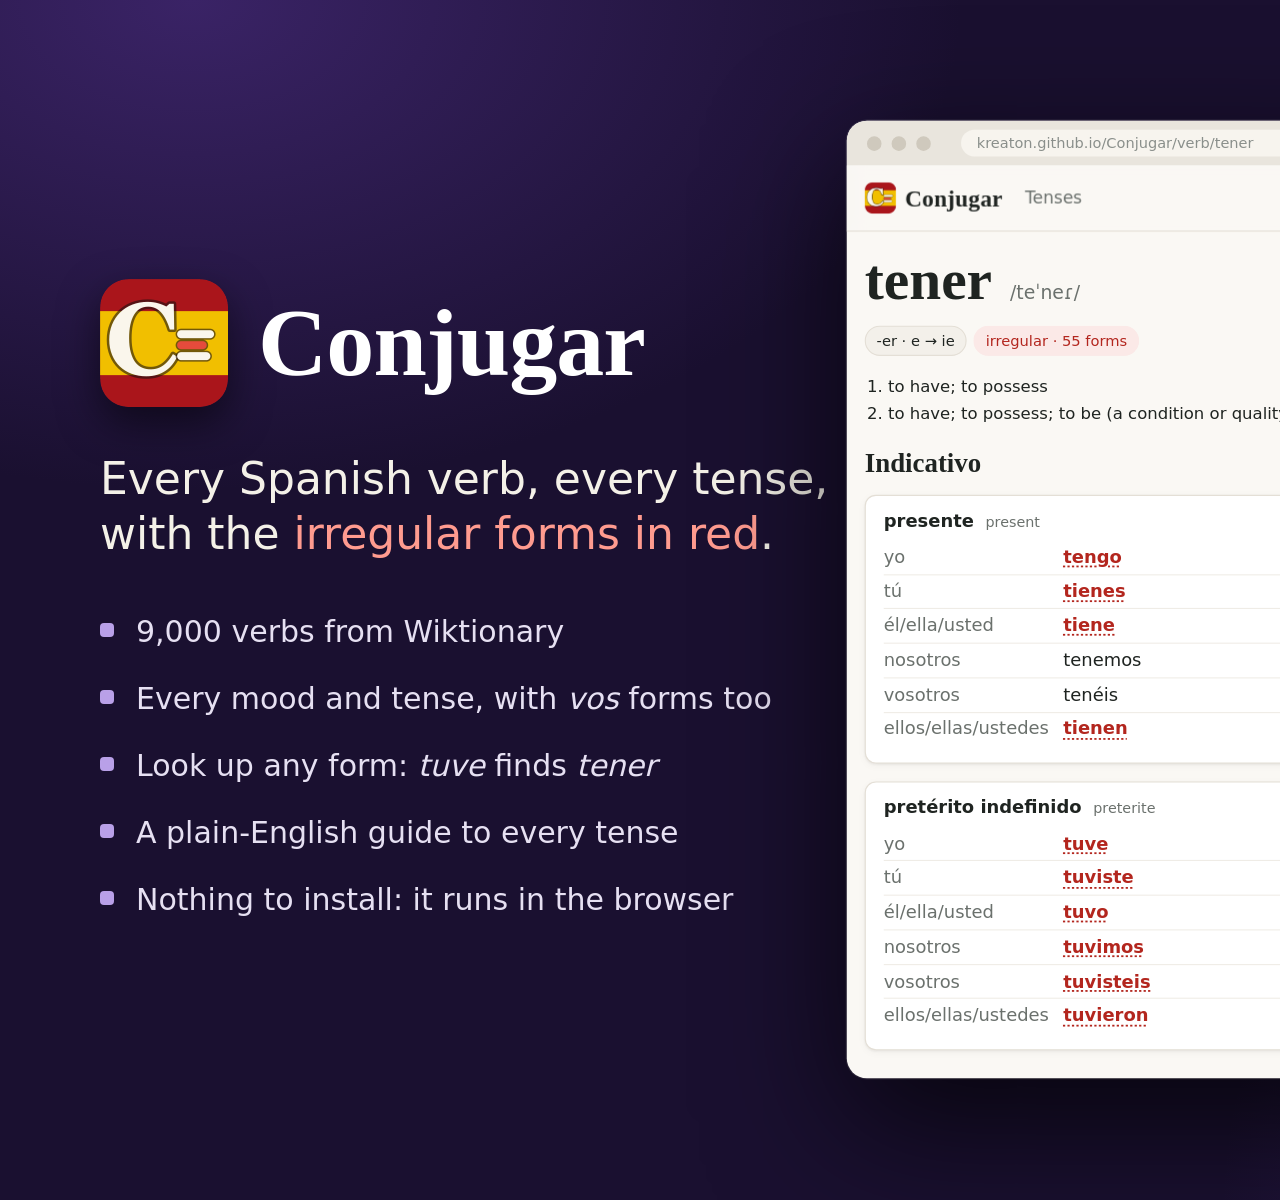
<file: tools/banner.html>
<!DOCTYPE html>
<!--
  The README banner (images/banner.png), 1920x1200. The window shows the app's own markup (a snapshot of
  /verb/tener) styled by its own stylesheet.
  Render it with:  powershell -File tools\make-banner.ps1
-->
<html lang="en">
<head>
<meta charset="utf-8" />
<title>Conjugar banner</title>
<link rel="stylesheet" href="../src/Conjugar/wwwroot/css/app.css" />
<style>
    html, body { width: 1920px; height: 1200px; overflow: hidden; }
    body {
        margin: 0;
        background:
            radial-gradient(1000px 800px at 100% 100%, #7650c055, transparent 70%),
            radial-gradient(1100px 700px at 10% 0%, #3a2366, transparent 70%),
            #1a1030;
        display: flex;
        align-items: center;
        justify-content: space-between;
        padding: 0 110px 0 100px;
        box-sizing: border-box;
        color: #f4f1e8;
    }

    .pitch { max-width: 760px; color: #f4f1e8; }
    .pitch .brand { display: flex; align-items: center; gap: 30px; }
    .pitch .brand img { width: 128px; height: 128px; border-radius: 28px; box-shadow: 0 16px 40px #0008; }
    .pitch .brand h1 { margin: 0; font-family: var(--serif); font-size: 96px; font-weight: 700; letter-spacing: -0.01em; color: #fff; }
    .tagline { margin: 44px 0 0; font-size: 44px; line-height: 1.25; color: #f4f1e8; }
    .tagline em { font-style: normal; color: #ff9b8f; }

    .features { margin: 48px 0 0; padding: 0; list-style: none; display: grid; gap: 22px; }
    .features li { position: relative; padding-left: 36px; font-size: 30px; color: #e6e0f2; }
    .features li::before {
        content: ""; position: absolute; left: 0; top: 14px;
        width: 14px; height: 14px; border-radius: 4px; background: #b9a0e8;
    }

    .window {
        flex: none;
        width: 860px;
        border-radius: 18px;
        overflow: hidden;
        background: var(--bg);
        box-shadow: 0 40px 120px #000b, 0 0 0 1px #ffffff22;
        transform: scale(1.12);
        transform-origin: right center;
    }
    .chrome { height: 40px; display: flex; align-items: center; gap: 9px; padding: 0 18px; background: #e9e5dd; }
    .chrome i { width: 13px; height: 13px; border-radius: 50%; background: #cfc9bd; }
    .chrome span { margin-left: 18px; flex: 1; height: 24px; border-radius: 12px; background: #f7f4ee; font: 13px var(--font); color: #8a8f8b; line-height: 24px; padding-left: 14px; }
    .window { color: var(--text); }
    .window .topbar { position: static; padding: .6rem 16px; }
    .window .page { padding-top: .2rem; padding-bottom: 1.6rem; }
    .window .definitions { white-space: pre-line; font-size: .92rem; }
    .window .cards { grid-template-columns: repeat(2, 1fr); }
    .window .mood h2 { margin-top: 0; }
</style>
</head>
<body>
<section class="pitch">
    <div class="brand">
        <img src="../src/Conjugar/wwwroot/icons/icon-512.png" alt="" />
        <h1>Conjugar</h1>
    </div>
    <p class="tagline">Every Spanish verb, every tense,<br />with the <em>irregular forms in red</em>.</p>
    <ul class="features">
        <li>9,000 verbs from Wiktionary</li>
        <li>Every mood and tense, with <i>vos</i> forms too</li>
        <li>Look up any form: <i>tuve</i> finds <i>tener</i></li>
        <li>A plain-English guide to every tense</li>
        <li>Nothing to install: it runs in the browser</li>
    </ul>
</section>

<div class="window">
<div class="chrome"><i></i><i></i><i></i><span>kreaton.github.io/Conjugar/verb/tener</span></div>
<header class="topbar"><a class="brand" href=""><img src="../src/Conjugar/wwwroot/icons/icon-192.png" width="28" height="28" alt="">
        <span>Conjugar</span></a>
    <nav class="nav"><a href="" class="nav-link">Tenses</a></nav><div class="search compact"><input type="search" placeholder="Search verb…"></div></header>
<main class="page"><article class="verb">
<header class="verb-head"><div class="title-row"><h1 lang="es">tener</h1><span class="ipa">/teˈneɾ/</span></div><div class="badges"><span class="badge">-er · e → ie</span><span class="badge irr">irregular · 55 forms</span></div></header>
<ol class="definitions"><li>to have; to possess</li><li>to have; to possess; to be (a condition or quality)</li></ol>
<section class="mood"><h2><a href="">Indicativo</a></h2>
<div class="cards">
<div class="card"><h3><a href="">presente</a> <small>present</small></h3>
<table><tr><th scope="row">yo</th><td lang="es"><span class="irr">tengo</span></td></tr><tr><th scope="row">tú</th><td lang="es"><span class="irr">tienes</span></td></tr><tr><th scope="row">él/ella/usted</th><td lang="es"><span class="irr">tiene</span></td></tr><tr><th scope="row">nosotros</th><td lang="es"><span>tenemos</span></td></tr><tr><th scope="row">vosotros</th><td lang="es"><span>tenéis</span></td></tr><tr><th scope="row">ellos/ellas/ustedes</th><td lang="es"><span class="irr">tienen</span></td></tr></table></div>
<div class="card compound"><h3><a href="">pretérito perfecto</a> <small>present perfect</small></h3>
<table><tr><th scope="row">yo</th><td lang="es"><span>he </span><span>tenido</span></td></tr><tr><th scope="row">tú</th><td lang="es"><span>has </span><span>tenido</span></td></tr><tr><th scope="row">él/ella/usted</th><td lang="es"><span>ha </span><span>tenido</span></td></tr><tr><th scope="row">nosotros</th><td lang="es"><span>hemos </span><span>tenido</span></td></tr><tr><th scope="row">vosotros</th><td lang="es"><span>habéis </span><span>tenido</span></td></tr><tr><th scope="row">ellos/ellas/ustedes</th><td lang="es"><span>han </span><span>tenido</span></td></tr></table></div>
<div class="card"><h3><a href="">pretérito indefinido</a> <small>preterite</small></h3>
<table><tr><th scope="row">yo</th><td lang="es"><span class="irr">tuve</span></td></tr><tr><th scope="row">tú</th><td lang="es"><span class="irr">tuviste</span></td></tr><tr><th scope="row">él/ella/usted</th><td lang="es"><span class="irr">tuvo</span></td></tr><tr><th scope="row">nosotros</th><td lang="es"><span class="irr">tuvimos</span></td></tr><tr><th scope="row">vosotros</th><td lang="es"><span class="irr">tuvisteis</span></td></tr><tr><th scope="row">ellos/ellas/ustedes</th><td lang="es"><span class="irr">tuvieron</span></td></tr></table></div>
<div class="card"><h3><a href="">pretérito imperfecto</a> <small>imperfect</small></h3>
<table><tr><th scope="row">yo</th><td lang="es"><span>tenía</span></td></tr><tr><th scope="row">tú</th><td lang="es"><span>tenías</span></td></tr><tr><th scope="row">él/ella/usted</th><td lang="es"><span>tenía</span></td></tr><tr><th scope="row">nosotros</th><td lang="es"><span>teníamos</span></td></tr><tr><th scope="row">vosotros</th><td lang="es"><span>teníais</span></td></tr><tr><th scope="row">ellos/ellas/ustedes</th><td lang="es"><span>tenían</span></td></tr></table></div>
</div></section>
</article></main>
</div>
</body>
</html>
</file>
<file: src/Conjugar/wwwroot/css/app.css>
:root {
    --bg: #faf8f4;
    --surface: #ffffff;
    --surface-2: #f3f0ea;
    --text: #1f2421;
    --muted: #6b716d;
    --border: #e4dfd6;
    --accent: #5b3a9c;
    --accent-soft: #ece6f6;
    --irr: #b3261e;
    --irr-soft: #fbe9e7;
    --warn-bg: #fff6dc;
    --warn-border: #edd28a;
    --shadow: 0 1px 2px rgba(31, 36, 33, .06), 0 2px 8px rgba(31, 36, 33, .04);
    --radius: 10px;
    --font: "Segoe UI", system-ui, -apple-system, Roboto, "Helvetica Neue", Arial, sans-serif;
    --serif: Georgia, "Iowan Old Style", "Times New Roman", serif;
    color-scheme: light;
}

@media (prefers-color-scheme: dark) {
    :root {
        --bg: #141816;
        --surface: #1c211e;
        --surface-2: #232925;
        --text: #e6e9e7;
        --muted: #98a09b;
        --border: #313934;
        --accent: #b9a0e8;
        --accent-soft: #2a2338;
        --irr: #ff8a80;
        --irr-soft: #3b2120;
        --warn-bg: #3a3220;
        --warn-border: #6b5a2a;
        --shadow: none;
        color-scheme: dark;
    }
}

* { box-sizing: border-box; }

html, body {
    margin: 0;
    background: var(--bg);
    color: var(--text);
    font-family: var(--font);
    font-size: 16px;
    line-height: 1.5;
}

a { color: var(--accent); text-decoration: none; }
a:hover { text-decoration: underline; }

h1, h2, h3 { line-height: 1.2; }
h1:focus { outline: none; }

/* ---------- top bar ---------- */

.topbar {
    position: sticky;
    top: 0;
    z-index: 20;
    display: flex;
    align-items: center;
    gap: 1.25rem;
    padding: .6rem max(16px, calc((100vw - 1180px) / 2));
    background: color-mix(in srgb, var(--bg) 88%, transparent);
    backdrop-filter: blur(8px);
    border-bottom: 1px solid var(--border);
}

.brand {
    display: flex;
    align-items: center;
    gap: .5rem;
    font-family: var(--serif);
    font-size: 1.3rem;
    font-weight: 700;
    color: var(--text);
    letter-spacing: .01em;
}
.brand:hover { text-decoration: none; }
.brand img { border-radius: 7px; }

.nav-link { color: var(--muted); font-size: .95rem; white-space: nowrap; }
.nav-link:hover, .nav-link.active { color: var(--accent); }

.page {
    max-width: 1180px;
    margin: 0 auto;
    padding: 1.5rem 16px 3rem;
    min-height: 70vh;
}

.footer {
    max-width: 1180px;
    margin: 0 auto;
    padding: 1.5rem 16px 2.5rem;
    color: var(--muted);
    font-size: .85rem;
    border-top: 1px solid var(--border);
}
.footer p { margin: 0 0 .4rem; }

/* ---------- search ---------- */

.search { position: relative; width: 100%; max-width: 560px; }
.search.compact { max-width: 340px; margin-left: auto; }

.search input {
    width: 100%;
    font: inherit;
    font-size: 1.1rem;
    padding: .8rem 1rem;
    border: 1px solid var(--border);
    border-radius: var(--radius);
    background: var(--surface);
    color: var(--text);
    box-shadow: var(--shadow);
    outline: none;
}
.search.compact input { font-size: .95rem; padding: .45rem .75rem; box-shadow: none; }
.search input:focus { border-color: var(--accent); box-shadow: 0 0 0 3px var(--accent-soft); }

.suggestions {
    position: absolute;
    left: 0;
    right: 0;
    top: calc(100% + 4px);
    margin: 0;
    padding: .3rem;
    list-style: none;
    background: var(--surface);
    border: 1px solid var(--border);
    border-radius: var(--radius);
    box-shadow: 0 8px 24px rgba(0, 0, 0, .12);
    max-height: 60vh;
    overflow-y: auto;
}
.suggestions li {
    display: flex;
    align-items: baseline;
    gap: .6rem;
    padding: .4rem .6rem;
    border-radius: 6px;
    cursor: pointer;
}
.suggestions li.selected, .suggestions li:hover { background: var(--accent-soft); }
.suggestions .inf { font-weight: 600; }
.suggestions .hint { color: var(--muted); font-size: .85rem; }
.suggestions .group-label {
    cursor: default;
    color: var(--muted);
    font-size: .75rem;
    text-transform: uppercase;
    letter-spacing: .06em;
    padding-top: .6rem;
}
.suggestions .group-label:hover { background: none; }

.tag { font-size: .72rem; padding: .05rem .4rem; border-radius: 999px; margin-left: auto; }
.tag.irr { color: var(--irr); background: var(--irr-soft); }
.tag.muted { color: var(--muted); background: var(--surface-2); }

/* ---------- home ---------- */

.hero { padding: 2.5rem 0 1.5rem; }
.hero h1 { font-family: var(--serif); font-size: clamp(2rem, 5vw, 3rem); margin: 0 0 .6rem; }
.lede { color: var(--muted); max-width: 640px; margin: 0 0 1.4rem; font-size: 1.05rem; }
.hero-links { display: flex; flex-wrap: wrap; gap: .5rem 1.5rem; margin-top: .8rem; }
.link-button {
    background: none;
    border: 0;
    padding: 0;
    font: inherit;
    color: var(--accent);
    cursor: pointer;
}
.link-button:hover { text-decoration: underline; }

.quick h2, .extras h2 {
    font-size: .8rem;
    text-transform: uppercase;
    letter-spacing: .08em;
    color: var(--muted);
    margin: 2rem 0 .7rem;
}

.chips { display: flex; flex-wrap: wrap; gap: .45rem; }
.chip {
    display: inline-block;
    padding: .3rem .75rem;
    background: var(--surface);
    border: 1px solid var(--border);
    border-radius: 999px;
    color: var(--text);
    font-size: .95rem;
}
a.chip:hover { border-color: var(--accent); color: var(--accent); text-decoration: none; }
.chip small { color: var(--muted); margin-left: .2rem; }
.chip.plain { color: var(--muted); }

/* ---------- verb page ---------- */

.verb-head { margin: .5rem 0 1rem; }
.title-row { display: flex; align-items: baseline; flex-wrap: wrap; gap: .4rem 1rem; }
.verb-head h1 { font-family: var(--serif); font-size: clamp(2.2rem, 6vw, 3.2rem); margin: 0; }
.ipa { color: var(--muted); font-size: 1.05rem; }
.headword { color: var(--muted); margin: .2rem 0 0; font-style: italic; }

.badges { display: flex; flex-wrap: wrap; gap: .4rem; margin-top: .7rem; }
.badge {
    font-size: .82rem;
    padding: .15rem .6rem;
    border-radius: 999px;
    background: var(--surface-2);
    border: 1px solid var(--border);
}
.badge.irr { color: var(--irr); background: var(--irr-soft); border-color: transparent; }
.badge.reg { color: var(--accent); background: var(--accent-soft); border-color: transparent; }

.definitions { margin: 1rem 0 1.25rem; padding-left: 1.3rem; max-width: 760px; }
.definitions li { margin: .15rem 0; }

.notice {
    padding: .75rem 1rem;
    border-radius: var(--radius);
    background: var(--surface-2);
    border: 1px solid var(--border);
    margin: 1rem 0;
}
.notice.warn { background: var(--warn-bg); border-color: var(--warn-border); }
.notice.error { background: var(--irr-soft); border-color: var(--irr); }

.toolbar {
    display: flex;
    flex-wrap: wrap;
    align-items: center;
    gap: .5rem 1.25rem;
    padding: .6rem 0;
    margin: .5rem 0 1rem;
    border-top: 1px solid var(--border);
    border-bottom: 1px solid var(--border);
    font-size: .9rem;
}
.toolbar label { display: inline-flex; align-items: center; gap: .35rem; cursor: pointer; }
.toolbar input { accent-color: var(--accent); }
.legend { color: var(--muted); margin-left: auto; }

.irr {
    color: var(--irr);
    font-weight: 600;
    text-decoration: underline dotted;
    text-underline-offset: 3px;
}
.badge.irr, .tag.irr { font-weight: 400; text-decoration: none; }
.definitions + .more { margin: -.6rem 0 1.25rem 1.3rem; font-size: .9rem; }
.none { color: var(--muted); }
.variant { color: var(--muted); font-size: .9em; }
.variant .sep { margin: 0 .3rem; opacity: .6; }
.variant .note { font-size: .78em; font-style: italic; margin-left: .2rem; }

.nonfinite {
    display: grid;
    grid-template-columns: repeat(auto-fill, minmax(220px, 1fr));
    gap: .5rem 1.5rem;
    margin-bottom: .5rem;
}
.nf { padding: .4rem 0; border-bottom: 1px dashed var(--border); }
.nf-label { display: block; font-size: .75rem; text-transform: uppercase; letter-spacing: .06em; color: var(--muted); }

/* Headings link to the guide: look like headings, reveal the link on hover. */
.nf-label:hover, .mood h2 a:hover, .card h3 a:hover { color: var(--accent); text-decoration: underline dotted; text-underline-offset: 3px; }
.mood h2 a, .card h3 a { color: inherit; }
.nf-value { font-size: 1.05rem; }

.aux-note { color: var(--muted); font-size: .9rem; margin: .5rem 0 0; }

.mood h2 {
    font-family: var(--serif);
    font-size: 1.5rem;
    margin: 2rem 0 .8rem;
}

.cards {
    display: grid;
    grid-template-columns: repeat(auto-fill, minmax(255px, 1fr));
    gap: 1rem;
}

.card {
    background: var(--surface);
    border: 1px solid var(--border);
    border-radius: var(--radius);
    padding: .8rem 1rem .9rem;
    box-shadow: var(--shadow);
}
.card.compound { background: var(--surface-2); box-shadow: none; }
.card h3 { font-size: 1rem; margin: 0 0 .5rem; }
.card h3 small { font-weight: 400; color: var(--muted); font-size: .8rem; margin-left: .3rem; }

.card table { border-collapse: collapse; width: 100%; }
.card th {
    text-align: left;
    font-weight: 400;
    color: var(--muted);
    white-space: nowrap;
    padding: .18rem .8rem .18rem 0;
    vertical-align: baseline;
    width: 1%;
}
.card td { padding: .18rem 0; vertical-align: baseline; }
.card tr + tr th, .card tr + tr td { border-top: 1px solid color-mix(in srgb, var(--border) 60%, transparent); }
.footnote { font-size: .85rem; color: var(--muted); margin: .5rem 0 0; }

.extras { margin-top: 2rem; max-width: 760px; }
.extras p { margin: .3rem 0; }
.source { margin-top: 1rem !important; }

/* ---------- loading ---------- */

.db-loading { text-align: center; padding: 18vh 0; color: var(--muted); }
.spinner {
    width: 36px;
    height: 36px;
    margin: 0 auto 1rem;
    border: 3px solid var(--border);
    border-top-color: var(--accent);
    border-radius: 50%;
    animation: spin .8s linear infinite;
}
@keyframes spin { to { transform: rotate(360deg); } }

.loading-progress {
    position: absolute;
    display: block;
    width: 6rem;
    height: 6rem;
    inset: 20vh 0 auto 0;
    margin: 0 auto;
}
.loading-progress circle {
    fill: none;
    stroke: var(--border);
    stroke-width: .5rem;
    transform-origin: 50% 50%;
    transform: rotate(-90deg);
}
.loading-progress circle:last-child {
    stroke: var(--accent);
    stroke-dasharray: calc(3.141 * var(--blazor-load-percentage, 0%) * 0.8), 500%;
    transition: stroke-dasharray .05s ease-in-out;
}
.loading-progress-text {
    position: absolute;
    text-align: center;
    color: var(--muted);
    inset: calc(20vh + 2.4rem) 0 auto .2rem;
}
.loading-progress-text:after { content: var(--blazor-load-percentage-text, "Loading"); }

#blazor-error-ui {
    background: var(--warn-bg);
    color: var(--text);
    bottom: 0;
    box-shadow: 0 -1px 2px rgba(0, 0, 0, .2);
    display: none;
    left: 0;
    padding: .6rem 1.25rem .7rem;
    position: fixed;
    width: 100%;
    z-index: 1000;
}
#blazor-error-ui .dismiss { cursor: pointer; position: absolute; right: .75rem; top: .5rem; }

.blazor-error-boundary { background: var(--irr); padding: 1rem; color: white; }
.blazor-error-boundary::after { content: "An error has occurred."; }

/* ---------- guide ---------- */

.guide { max-width: 860px; }
.guide-head h1 { font-family: var(--serif); font-size: clamp(2rem, 5vw, 2.8rem); margin: .5rem 0 .6rem; }
[id] { scroll-margin-top: 4.5rem; }

.toc { display: flex; flex-wrap: wrap; gap: .4rem; margin: 1rem 0 0; }
.toc a {
    padding: .25rem .7rem;
    border: 1px solid var(--border);
    border-radius: 999px;
    background: var(--surface);
    color: var(--text);
    font-size: .9rem;
}
.toc a:hover { border-color: var(--accent); color: var(--accent); text-decoration: none; }

.guide-section { margin-top: 2.5rem; }
.guide-section h2 { font-family: var(--serif); font-size: 1.7rem; margin: 0 0 .5rem; }
.guide-section h2 small, .tense-guide h3 small { font-family: var(--font); font-weight: 400; color: var(--muted); font-size: .9rem; margin-left: .4rem; }
.mood-intro { color: var(--muted); margin: 0 0 1rem; }

.facts dt { font-weight: 600; margin-top: 1rem; }
.facts dd { margin: .2rem 0 0; }

.tense-guide {
    background: var(--surface);
    border: 1px solid var(--border);
    border-radius: var(--radius);
    padding: 1rem 1.2rem;
    margin: 1rem 0;
    box-shadow: var(--shadow);
}
.tense-guide.compound { background: var(--surface-2); box-shadow: none; }
.tense-guide h3 { font-size: 1.15rem; margin: 0 0 .5rem; }
.tense-guide p { margin: .4rem 0; }

.endings { border-collapse: collapse; margin: .6rem 0; font-size: .95rem; }
.endings th, .endings td { padding: .2rem 1.2rem .2rem 0; text-align: left; }
.endings thead th { color: var(--muted); font-weight: 400; font-style: italic; border-bottom: 1px solid var(--border); }
.endings tbody th { color: var(--muted); font-weight: 400; }
.endings b { color: var(--accent); }

.examples { margin: .6rem 0 0; padding-left: 1.1rem; }
.examples li { margin: .2rem 0; }
.examples .en { color: var(--muted); }
.examples .en::before { content: "— "; }
.see { font-size: .9rem; color: var(--muted); }
.see .comma:last-child { display: none; }

@media (max-width: 640px) {
    .brand span { display: none; }
    .topbar { gap: .75rem; }
    .search.compact { max-width: none; }
    .legend { margin-left: 0; }
    .cards { grid-template-columns: 1fr; }
}
</file>
